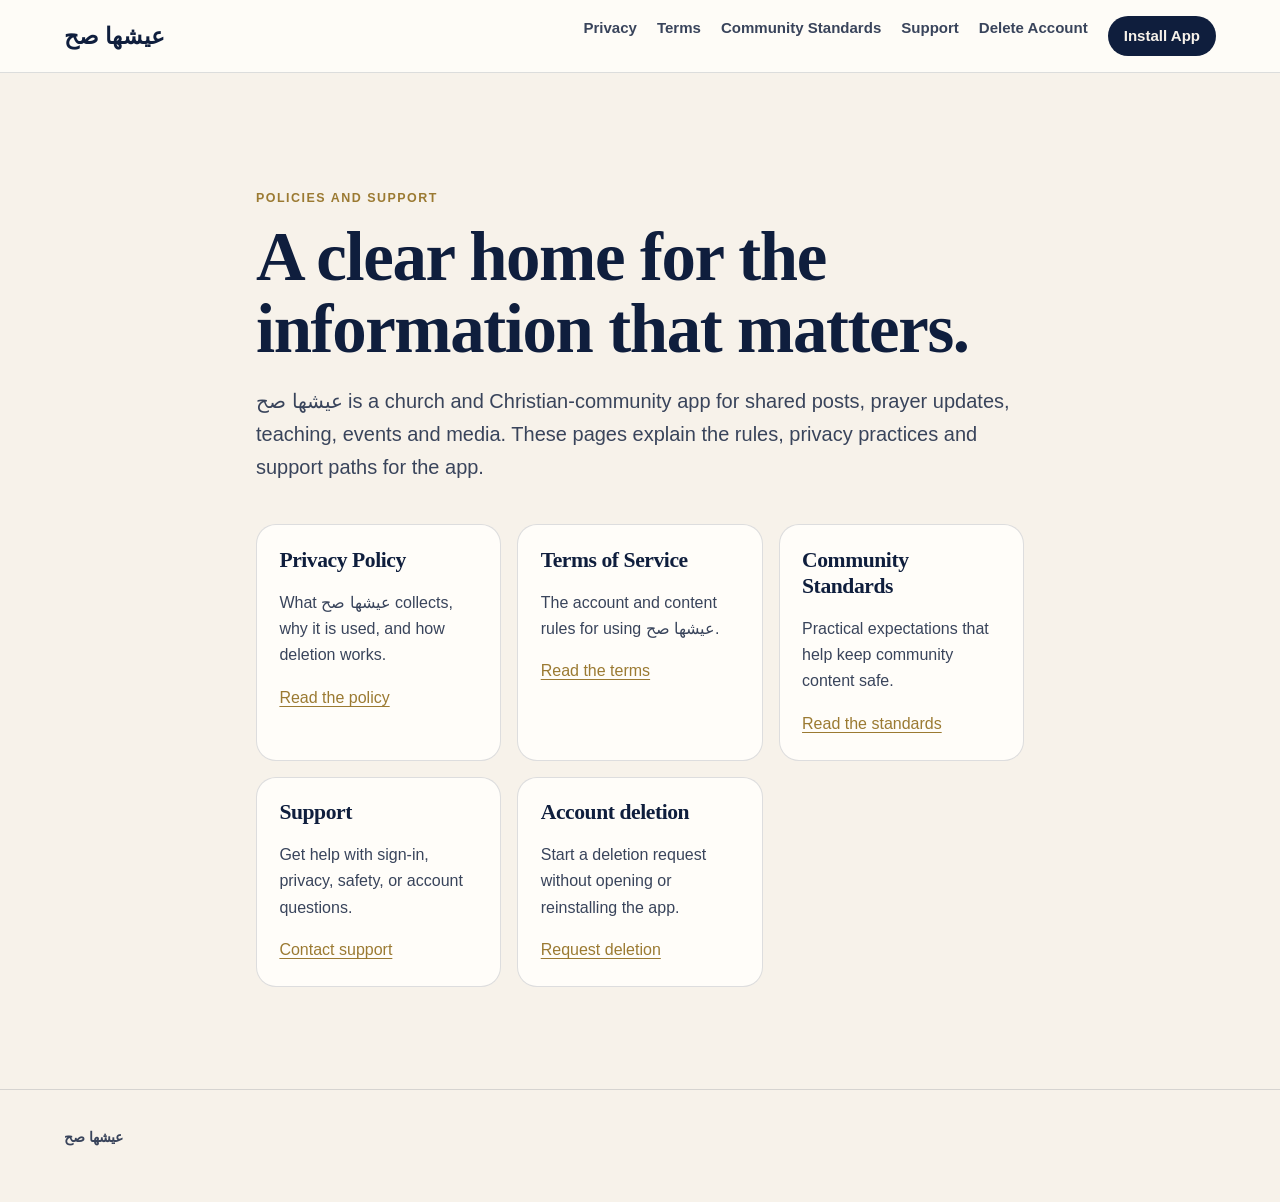
<file: public-site/index.html>
<!doctype html>
<html lang="en">
<head>
  <meta charset="utf-8">
  <meta name="viewport" content="width=device-width, initial-scale=1">
  <meta name="description" content="Download عيشها صح for iPhone or Android, and find privacy, terms, community standards, support and account deletion information.">
  <title>عيشها صح — Policies and Support</title>
  <link rel="canonical" href="https://anthonios-deeb.github.io/koinonia-pages/">
  <link rel="stylesheet" href="styles.css">
  <script src="install-app.js" defer></script>
  <link rel="icon" type="image/png" href="assets/aishha-sah-app-icon.png">
</head>
<body>
  <header class="site-header">
    <div class="shell header-row">
      <a class="brand" href="index.html">عيشها صح</a>
      <nav class="nav" aria-label="Policy navigation">
        <a href="privacy/">Privacy</a>
        <a href="terms/">Terms</a>
        <a href="community-standards/">Community Standards</a>
        <a href="support/">Support</a>
        <a href="delete-account/">Delete Account</a>
        <a
          class="nav-cta"
          href="install/"
          aria-label="Install عيشها صح App"
          data-install-app
          data-app-store-url="https://apps.apple.com/app/id6799269751"
          data-play-store-url="https://play.google.com/store/apps/details?id=com.koinonia.community"
        >Install App</a>
      </nav>
    </div>
  </header>
  <main>
    <section class="shell hero" aria-labelledby="page-title">
      <p class="eyebrow">Policies and support</p>
      <h1 id="page-title">A clear home for the information that matters.</h1>
      <p class="lede">عيشها صح is a church and Christian-community app for shared posts, prayer updates, teaching, events and media. These pages explain the rules, privacy practices and support paths for the app.</p>
      <div class="cards">
        <section class="card">
          <h2>Privacy Policy</h2>
          <p>What عيشها صح collects, why it is used, and how deletion works.</p>
          <a href="privacy/">Read the policy</a>
        </section>
        <section class="card">
          <h2>Terms of Service</h2>
          <p>The account and content rules for using عيشها صح.</p>
          <a href="terms/">Read the terms</a>
        </section>
        <section class="card">
          <h2>Community Standards</h2>
          <p>Practical expectations that help keep community content safe.</p>
          <a href="community-standards/">Read the standards</a>
        </section>
        <section class="card">
          <h2>Support</h2>
          <p>Get help with sign-in, privacy, safety, or account questions.</p>
          <a href="support/">Contact support</a>
        </section>
        <section class="card">
          <h2>Account deletion</h2>
          <p>Start a deletion request without opening or reinstalling the app.</p>
          <a href="delete-account/">Request deletion</a>
        </section>
      </div>
    </section>

  </main>
  <footer class="site-footer">
    <div class="shell">
      <p><strong><bdi lang="ar" dir="rtl">عيشها صح</bdi></strong></p>
    </div>
  </footer>
</body>
</html>
</file>
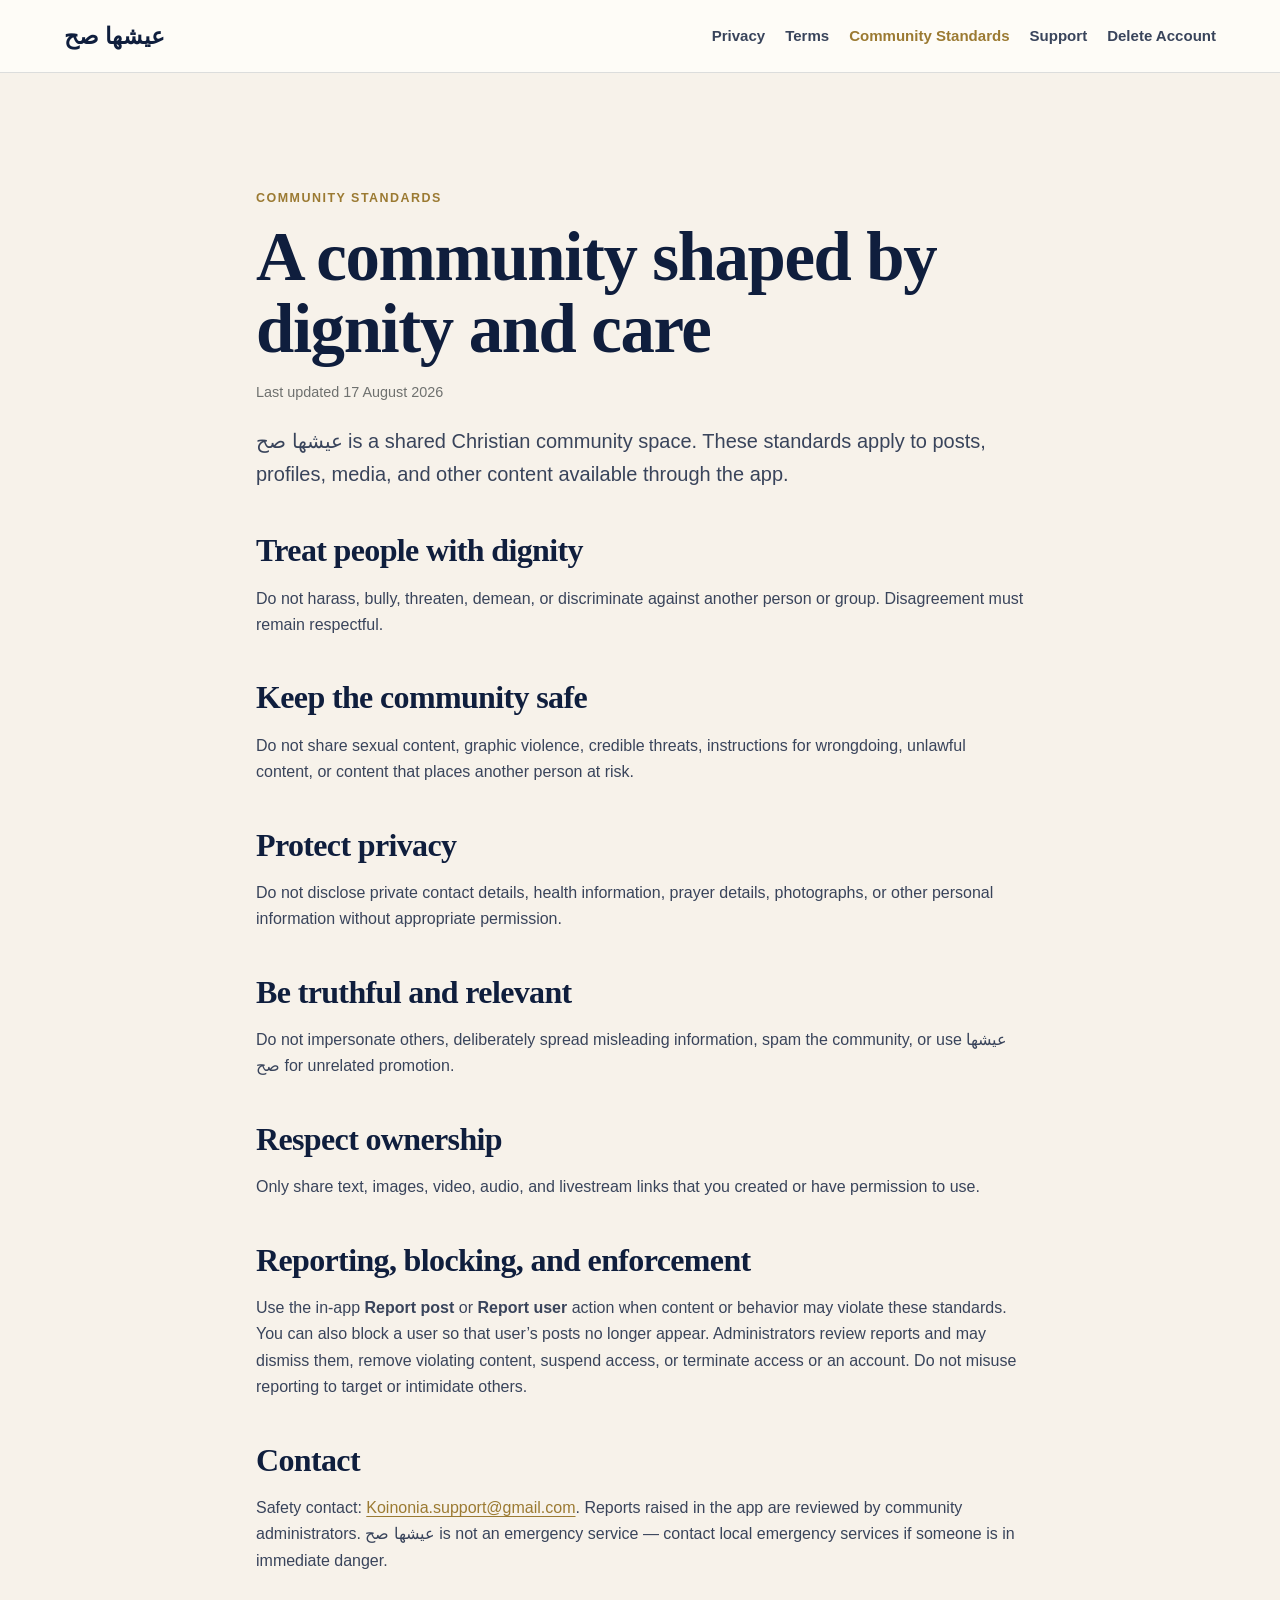
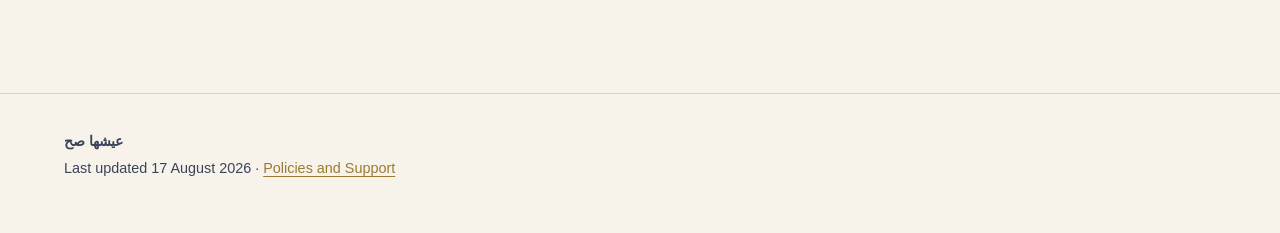
<file: public-site/community-standards/index.html>
<!doctype html>
<html lang="en">
<head><meta charset="utf-8"><meta name="viewport" content="width=device-width, initial-scale=1"><meta name="description" content="Community Standards for عيشها صح."><link rel="canonical" href="https://anthonios-deeb.github.io/koinonia-pages/community-standards/"><title>Community Standards — عيشها صح</title><link rel="stylesheet" href="../styles.css"><link rel="icon" type="image/png" href="../assets/aishha-sah-app-icon.png"></head>
<body>
  <header class="site-header"><div class="shell header-row"><a class="brand" href="../">عيشها صح</a><nav class="nav" aria-label="Policy navigation"><a href="../privacy/">Privacy</a><a href="../terms/">Terms</a><a aria-current="page" href="./">Community Standards</a><a href="../support/">Support</a><a href="../delete-account/">Delete Account</a></nav></div></header>
  <main><article class="shell prose"><p class="eyebrow">Community Standards</p><h1>A community shaped by dignity and care</h1><p class="metadata">Last updated 17 August 2026</p><p class="lede">عيشها صح is a shared Christian community space. These standards apply to posts, profiles, media, and other content available through the app.</p><h2>Treat people with dignity</h2><p>Do not harass, bully, threaten, demean, or discriminate against another person or group. Disagreement must remain respectful.</p><h2>Keep the community safe</h2><p>Do not share sexual content, graphic violence, credible threats, instructions for wrongdoing, unlawful content, or content that places another person at risk.</p><h2>Protect privacy</h2><p>Do not disclose private contact details, health information, prayer details, photographs, or other personal information without appropriate permission.</p><h2>Be truthful and relevant</h2><p>Do not impersonate others, deliberately spread misleading information, spam the community, or use عيشها صح for unrelated promotion.</p><h2>Respect ownership</h2><p>Only share text, images, video, audio, and livestream links that you created or have permission to use.</p><h2>Reporting, blocking, and enforcement</h2><p>Use the in-app <strong>Report post</strong> or <strong>Report user</strong> action when content or behavior may violate these standards. You can also block a user so that user’s posts no longer appear. Administrators review reports and may dismiss them, remove violating content, suspend access, or terminate access or an account. Do not misuse reporting to target or intimidate others.</p><h2>Contact</h2><p>Safety contact: <a href="mailto:Koinonia.support@gmail.com?subject=%D8%B9%D9%8A%D8%B4%D9%87%D8%A7%20%D8%B5%D8%AD%20safety%20concern">Koinonia.support@gmail.com</a>. Reports raised in the app are reviewed by community administrators. عيشها صح is not an emergency service — contact local emergency services if someone is in immediate danger.</p></article></main>
  <footer class="site-footer"><div class="shell"><p><strong><bdi lang="ar" dir="rtl">عيشها صح</bdi></strong></p><p>Last updated 17 August 2026 · <a href="../">Policies and Support</a></p></div></footer>
</body></html>
</file>
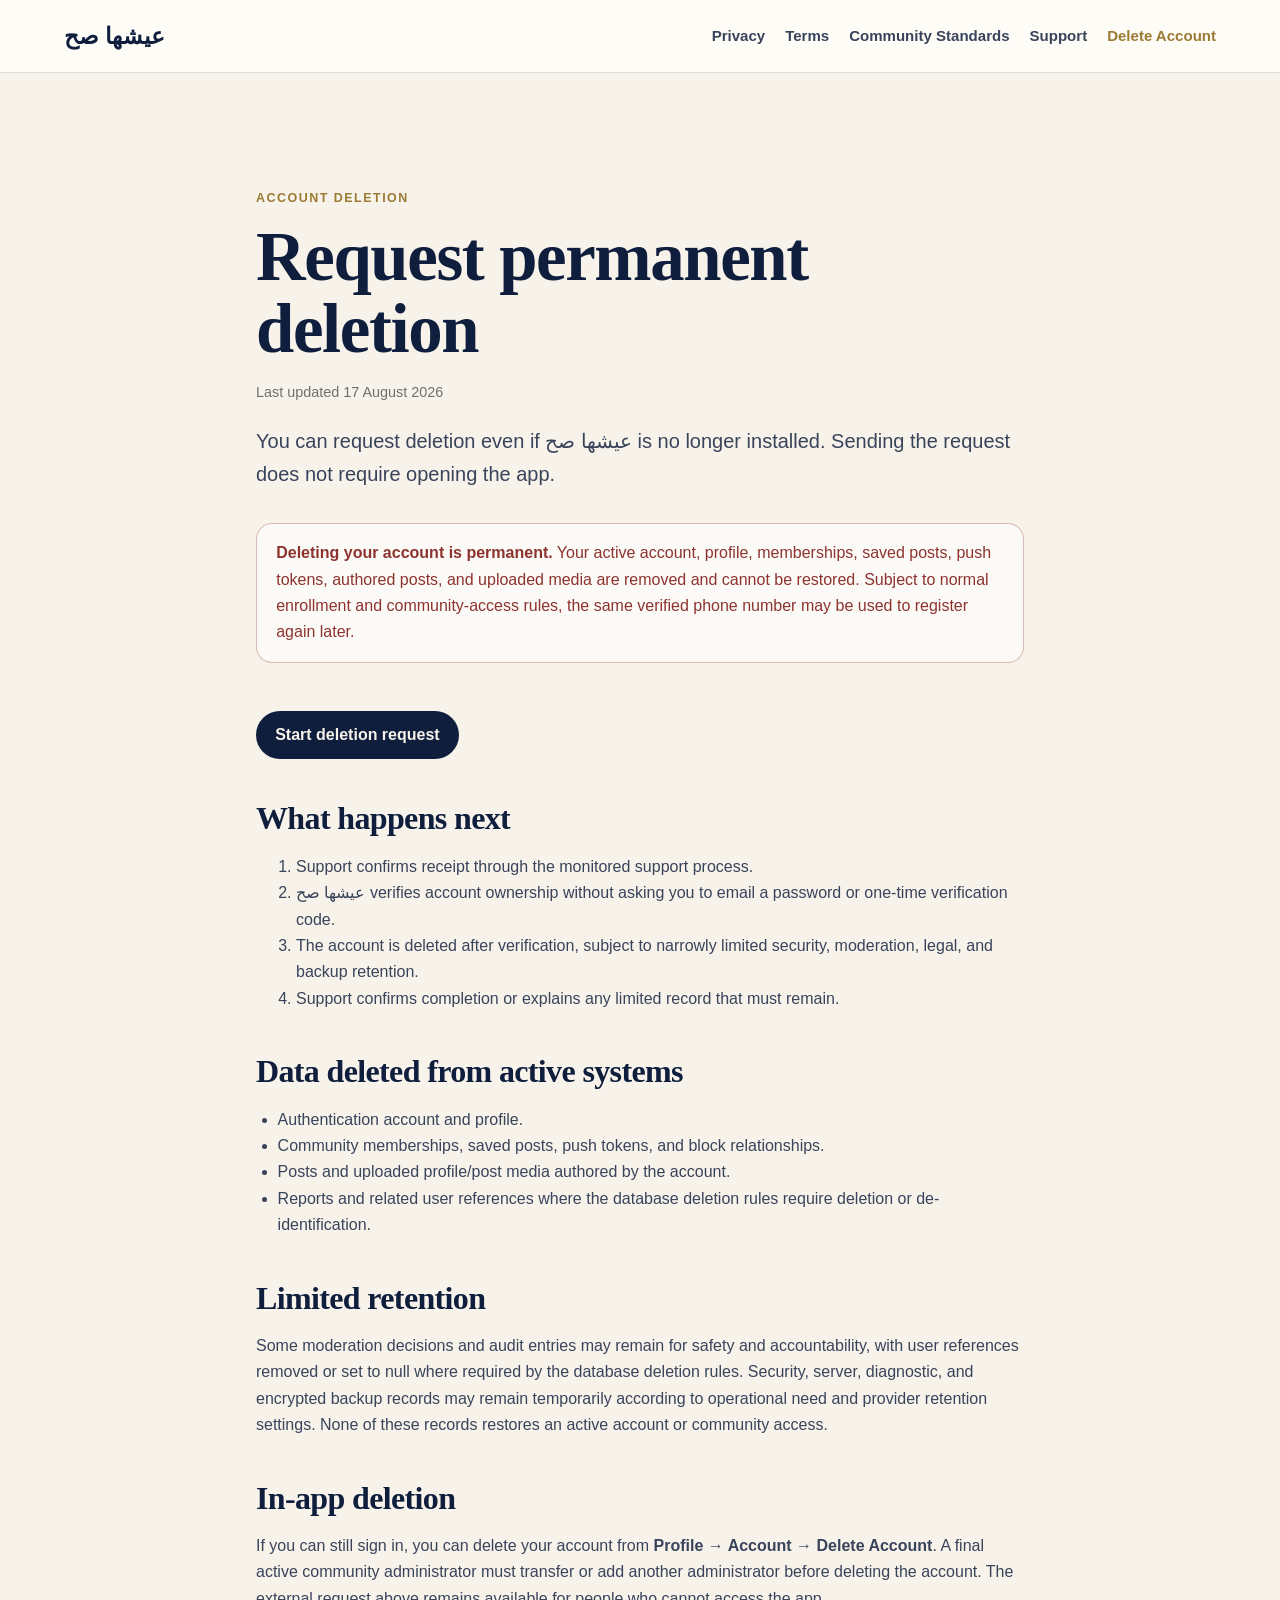
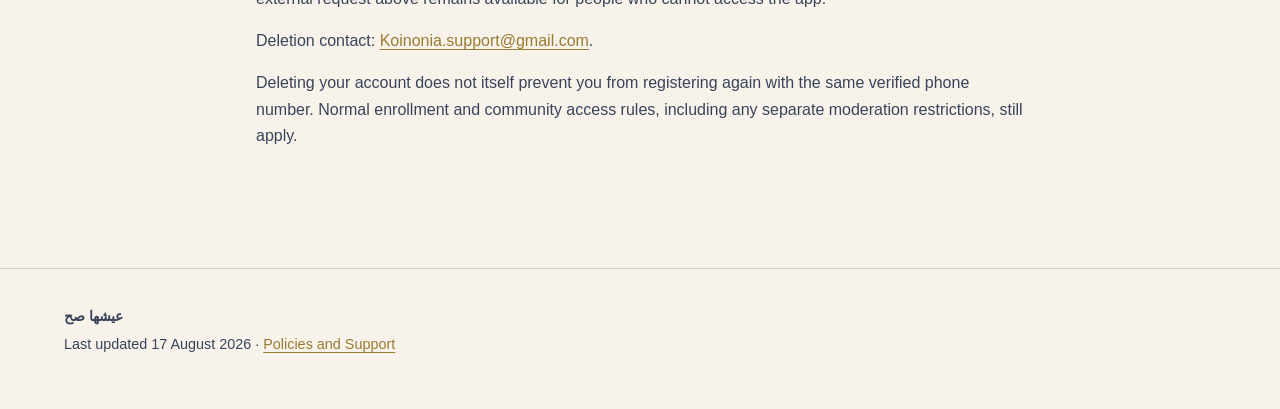
<file: public-site/delete-account/index.html>
<!doctype html>
<html lang="en">
<head><meta charset="utf-8"><meta name="viewport" content="width=device-width, initial-scale=1"><meta name="description" content="Request deletion of a عيشها صح account and associated data."><link rel="canonical" href="https://anthonios-deeb.github.io/koinonia-pages/delete-account/"><title>Delete Account — عيشها صح</title><link rel="stylesheet" href="../styles.css"><link rel="icon" type="image/png" href="../assets/aishha-sah-app-icon.png"></head>
<body>
  <header class="site-header"><div class="shell header-row"><a class="brand" href="../">عيشها صح</a><nav class="nav" aria-label="Policy navigation"><a href="../privacy/">Privacy</a><a href="../terms/">Terms</a><a href="../community-standards/">Community Standards</a><a href="../support/">Support</a><a aria-current="page" href="./">Delete Account</a></nav></div></header>
  <main><div class="shell prose"><p class="eyebrow">Account deletion</p><h1>Request permanent deletion</h1><p class="metadata">Last updated 17 August 2026</p><p class="lede">You can request deletion even if عيشها صح is no longer installed. Sending the request does not require opening the app.</p><div class="notice" role="note"><strong>Deleting your account is permanent.</strong> Your active account, profile, memberships, saved posts, push tokens, authored posts, and uploaded media are removed and cannot be restored. Subject to normal enrollment and community-access rules, the same verified phone number may be used to register again later.</div><a class="button" href="mailto:Koinonia.support@gmail.com?subject=%D8%B9%D9%8A%D8%B4%D9%87%D8%A7%20%D8%B5%D8%AD%20account%20deletion%20request&body=I%20request%20deletion%20of%20my%20%D8%B9%D9%8A%D8%B4%D9%87%D8%A7%20%D8%B5%D8%AD%20account.%0A%0APhone%20number%20on%20the%20account%20(including%20country%20code)%3A%0ACommunity%20name%20(if%20known)%3A%0A">Start deletion request</a><h2>What happens next</h2><ol><li>Support confirms receipt through the monitored support process.</li><li>عيشها صح verifies account ownership without asking you to email a password or one-time verification code.</li><li>The account is deleted after verification, subject to narrowly limited security, moderation, legal, and backup retention.</li><li>Support confirms completion or explains any limited record that must remain.</li></ol><h2>Data deleted from active systems</h2><ul><li>Authentication account and profile.</li><li>Community memberships, saved posts, push tokens, and block relationships.</li><li>Posts and uploaded profile/post media authored by the account.</li><li>Reports and related user references where the database deletion rules require deletion or de-identification.</li></ul><h2>Limited retention</h2><p>Some moderation decisions and audit entries may remain for safety and accountability, with user references removed or set to null where required by the database deletion rules. Security, server, diagnostic, and encrypted backup records may remain temporarily according to operational need and provider retention settings. None of these records restores an active account or community access.</p><h2>In-app deletion</h2><p>If you can still sign in, you can delete your account from <strong>Profile → Account → Delete Account</strong>. A final active community administrator must transfer or add another administrator before deleting the account. The external request above remains available for people who cannot access the app.</p><p>Deletion contact: <a href="mailto:Koinonia.support@gmail.com?subject=%D8%B9%D9%8A%D8%B4%D9%87%D8%A7%20%D8%B5%D8%AD%20account%20deletion%20request">Koinonia.support@gmail.com</a>.</p><p>Deleting your account does not itself prevent you from registering again with the same verified phone number. Normal enrollment and community access rules, including any separate moderation restrictions, still apply.</p></div></main>
  <footer class="site-footer"><div class="shell"><p><strong><bdi lang="ar" dir="rtl">عيشها صح</bdi></strong></p><p>Last updated 17 August 2026 · <a href="../">Policies and Support</a></p></div></footer>
</body></html>
</file>
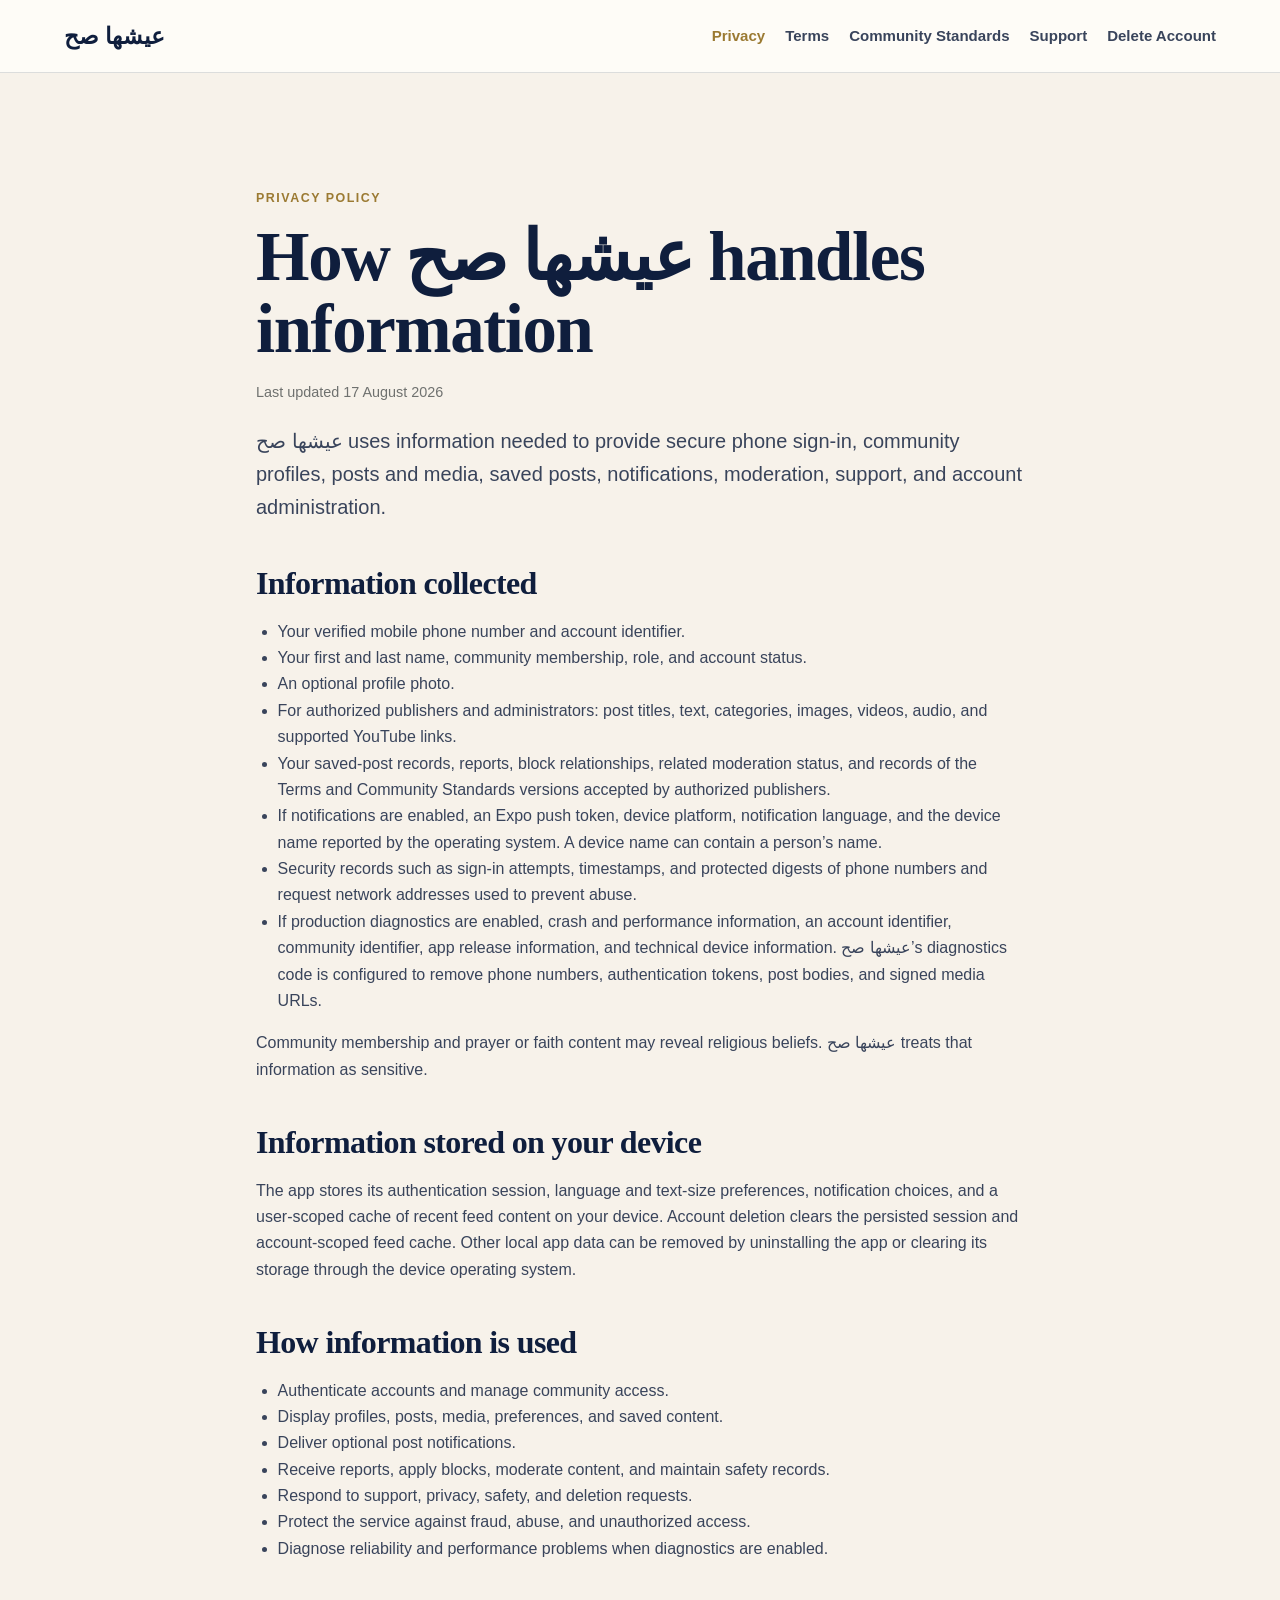
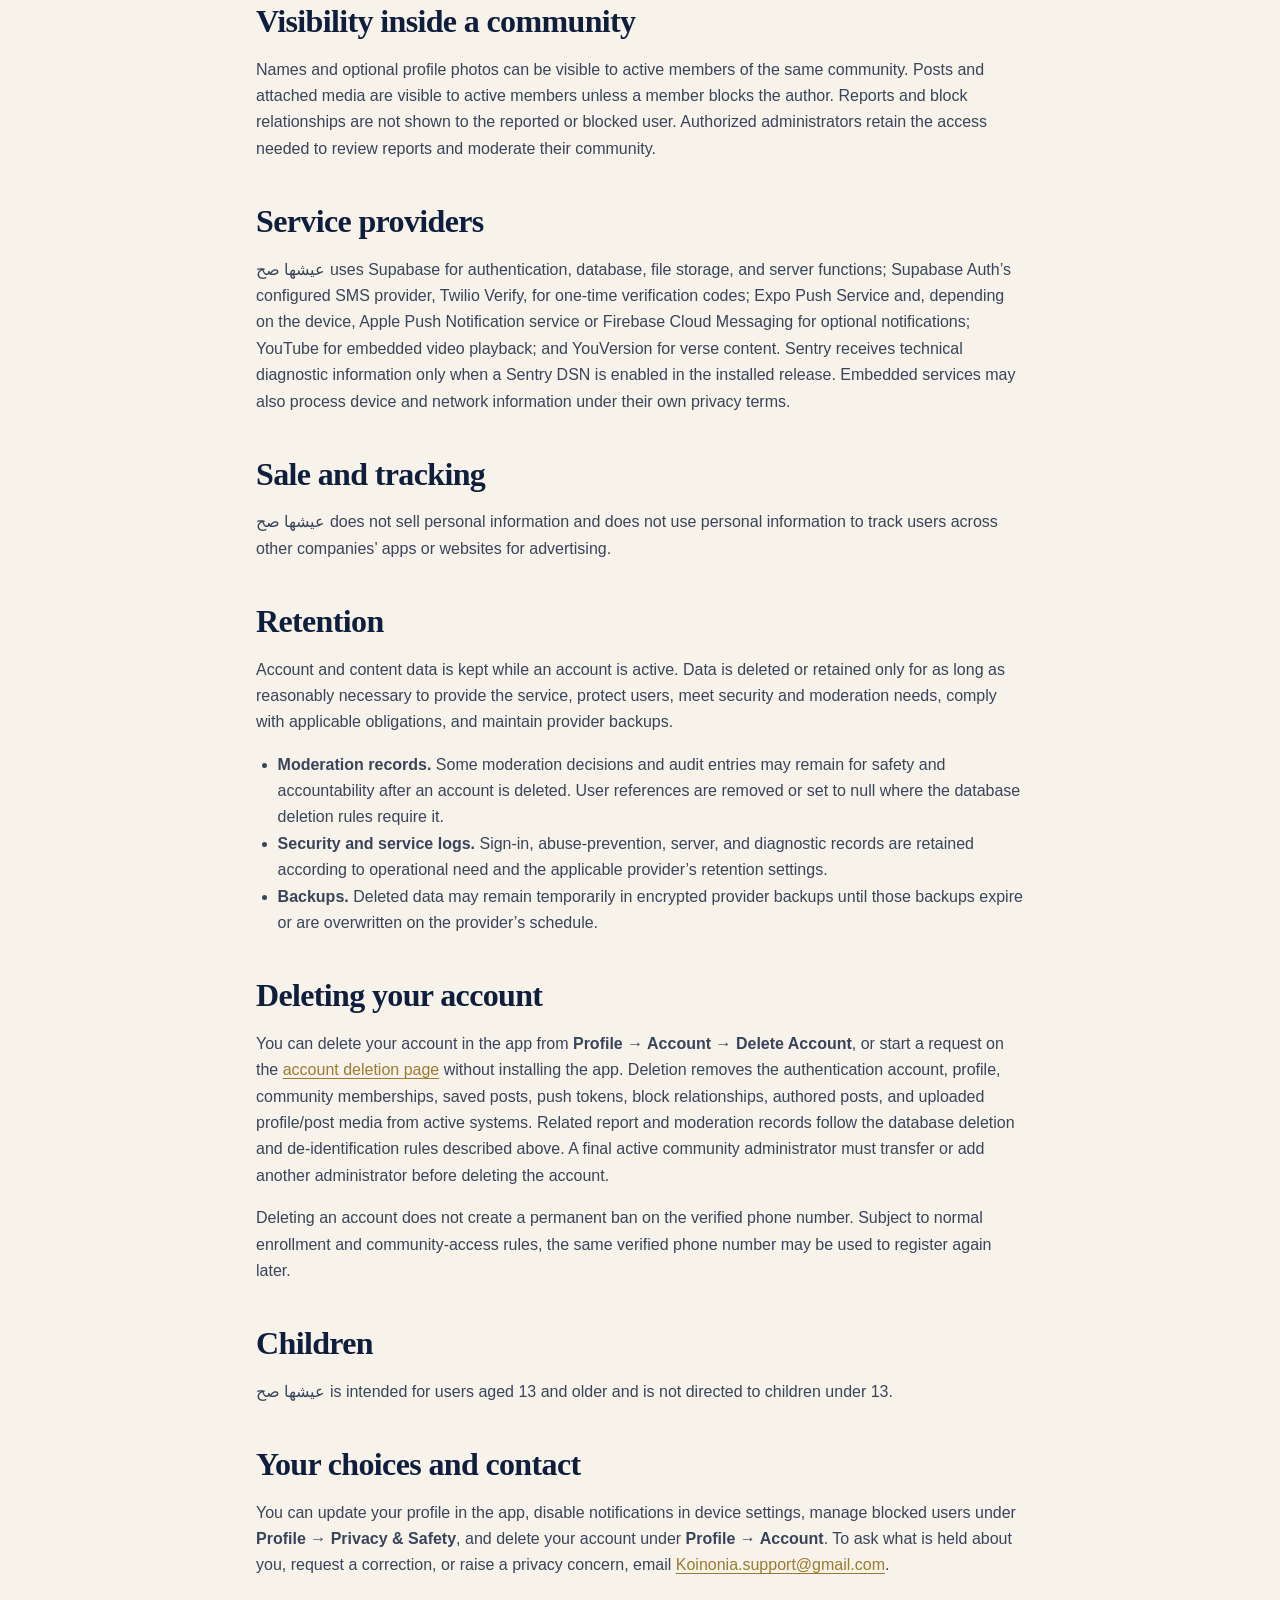
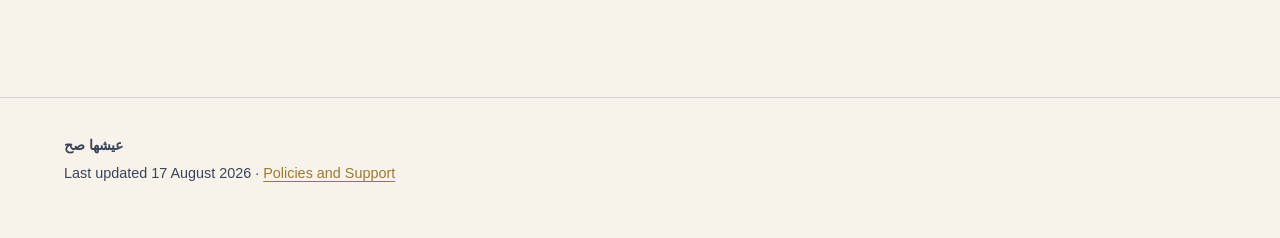
<file: public-site/privacy/index.html>
<!doctype html>
<html lang="en">
<head><meta charset="utf-8"><meta name="viewport" content="width=device-width, initial-scale=1"><meta name="description" content="Privacy Policy for the عيشها صح mobile application."><link rel="canonical" href="https://anthonios-deeb.github.io/koinonia-pages/privacy/"><title>Privacy Policy — عيشها صح</title><link rel="stylesheet" href="../styles.css"><link rel="icon" type="image/png" href="../assets/aishha-sah-app-icon.png"></head>
<body>
  <header class="site-header"><div class="shell header-row"><a class="brand" href="../">عيشها صح</a><nav class="nav" aria-label="Policy navigation"><a aria-current="page" href="./">Privacy</a><a href="../terms/">Terms</a><a href="../community-standards/">Community Standards</a><a href="../support/">Support</a><a href="../delete-account/">Delete Account</a></nav></div></header>
  <main><article class="shell prose"><p class="eyebrow">Privacy Policy</p><h1>How عيشها صح handles information</h1><p class="metadata">Last updated 17 August 2026</p><p class="lede">عيشها صح uses information needed to provide secure phone sign-in, community profiles, posts and media, saved posts, notifications, moderation, support, and account administration.</p><h2>Information collected</h2><ul><li>Your verified mobile phone number and account identifier.</li><li>Your first and last name, community membership, role, and account status.</li><li>An optional profile photo.</li><li>For authorized publishers and administrators: post titles, text, categories, images, videos, audio, and supported YouTube links.</li><li>Your saved-post records, reports, block relationships, related moderation status, and records of the Terms and Community Standards versions accepted by authorized publishers.</li><li>If notifications are enabled, an Expo push token, device platform, notification language, and the device name reported by the operating system. A device name can contain a person’s name.</li><li>Security records such as sign-in attempts, timestamps, and protected digests of phone numbers and request network addresses used to prevent abuse.</li><li>If production diagnostics are enabled, crash and performance information, an account identifier, community identifier, app release information, and technical device information. عيشها صح’s diagnostics code is configured to remove phone numbers, authentication tokens, post bodies, and signed media URLs.</li></ul><p>Community membership and prayer or faith content may reveal religious beliefs. عيشها صح treats that information as sensitive.</p><h2>Information stored on your device</h2><p>The app stores its authentication session, language and text-size preferences, notification choices, and a user-scoped cache of recent feed content on your device. Account deletion clears the persisted session and account-scoped feed cache. Other local app data can be removed by uninstalling the app or clearing its storage through the device operating system.</p><h2>How information is used</h2><ul><li>Authenticate accounts and manage community access.</li><li>Display profiles, posts, media, preferences, and saved content.</li><li>Deliver optional post notifications.</li><li>Receive reports, apply blocks, moderate content, and maintain safety records.</li><li>Respond to support, privacy, safety, and deletion requests.</li><li>Protect the service against fraud, abuse, and unauthorized access.</li><li>Diagnose reliability and performance problems when diagnostics are enabled.</li></ul><h2>Visibility inside a community</h2><p>Names and optional profile photos can be visible to active members of the same community. Posts and attached media are visible to active members unless a member blocks the author. Reports and block relationships are not shown to the reported or blocked user. Authorized administrators retain the access needed to review reports and moderate their community.</p><h2>Service providers</h2><p>عيشها صح uses Supabase for authentication, database, file storage, and server functions; Supabase Auth’s configured SMS provider, Twilio Verify, for one-time verification codes; Expo Push Service and, depending on the device, Apple Push Notification service or Firebase Cloud Messaging for optional notifications; YouTube for embedded video playback; and YouVersion for verse content. Sentry receives technical diagnostic information only when a Sentry DSN is enabled in the installed release. Embedded services may also process device and network information under their own privacy terms.</p><h2>Sale and tracking</h2><p>عيشها صح does not sell personal information and does not use personal information to track users across other companies’ apps or websites for advertising.</p><h2>Retention</h2><p>Account and content data is kept while an account is active. Data is deleted or retained only for as long as reasonably necessary to provide the service, protect users, meet security and moderation needs, comply with applicable obligations, and maintain provider backups.</p><ul><li><strong>Moderation records.</strong> Some moderation decisions and audit entries may remain for safety and accountability after an account is deleted. User references are removed or set to null where the database deletion rules require it.</li><li><strong>Security and service logs.</strong> Sign-in, abuse-prevention, server, and diagnostic records are retained according to operational need and the applicable provider’s retention settings.</li><li><strong>Backups.</strong> Deleted data may remain temporarily in encrypted provider backups until those backups expire or are overwritten on the provider’s schedule.</li></ul><h2>Deleting your account</h2><p>You can delete your account in the app from <strong>Profile → Account → Delete Account</strong>, or start a request on the <a href="../delete-account/">account deletion page</a> without installing the app. Deletion removes the authentication account, profile, community memberships, saved posts, push tokens, block relationships, authored posts, and uploaded profile/post media from active systems. Related report and moderation records follow the database deletion and de-identification rules described above. A final active community administrator must transfer or add another administrator before deleting the account.</p><p>Deleting an account does not create a permanent ban on the verified phone number. Subject to normal enrollment and community-access rules, the same verified phone number may be used to register again later.</p><h2>Children</h2><p>عيشها صح is intended for users aged 13 and older and is not directed to children under 13.</p><h2>Your choices and contact</h2><p>You can update your profile in the app, disable notifications in device settings, manage blocked users under <strong>Profile → Privacy &amp; Safety</strong>, and delete your account under <strong>Profile → Account</strong>. To ask what is held about you, request a correction, or raise a privacy concern, email <a href="mailto:Koinonia.support@gmail.com?subject=%D8%B9%D9%8A%D8%B4%D9%87%D8%A7%20%D8%B5%D8%AD%20privacy%20request">Koinonia.support@gmail.com</a>.</p></article></main>
  <footer class="site-footer"><div class="shell"><p><strong><bdi lang="ar" dir="rtl">عيشها صح</bdi></strong></p><p>Last updated 17 August 2026 · <a href="../">Policies and Support</a></p></div></footer>
</body></html>
</file>
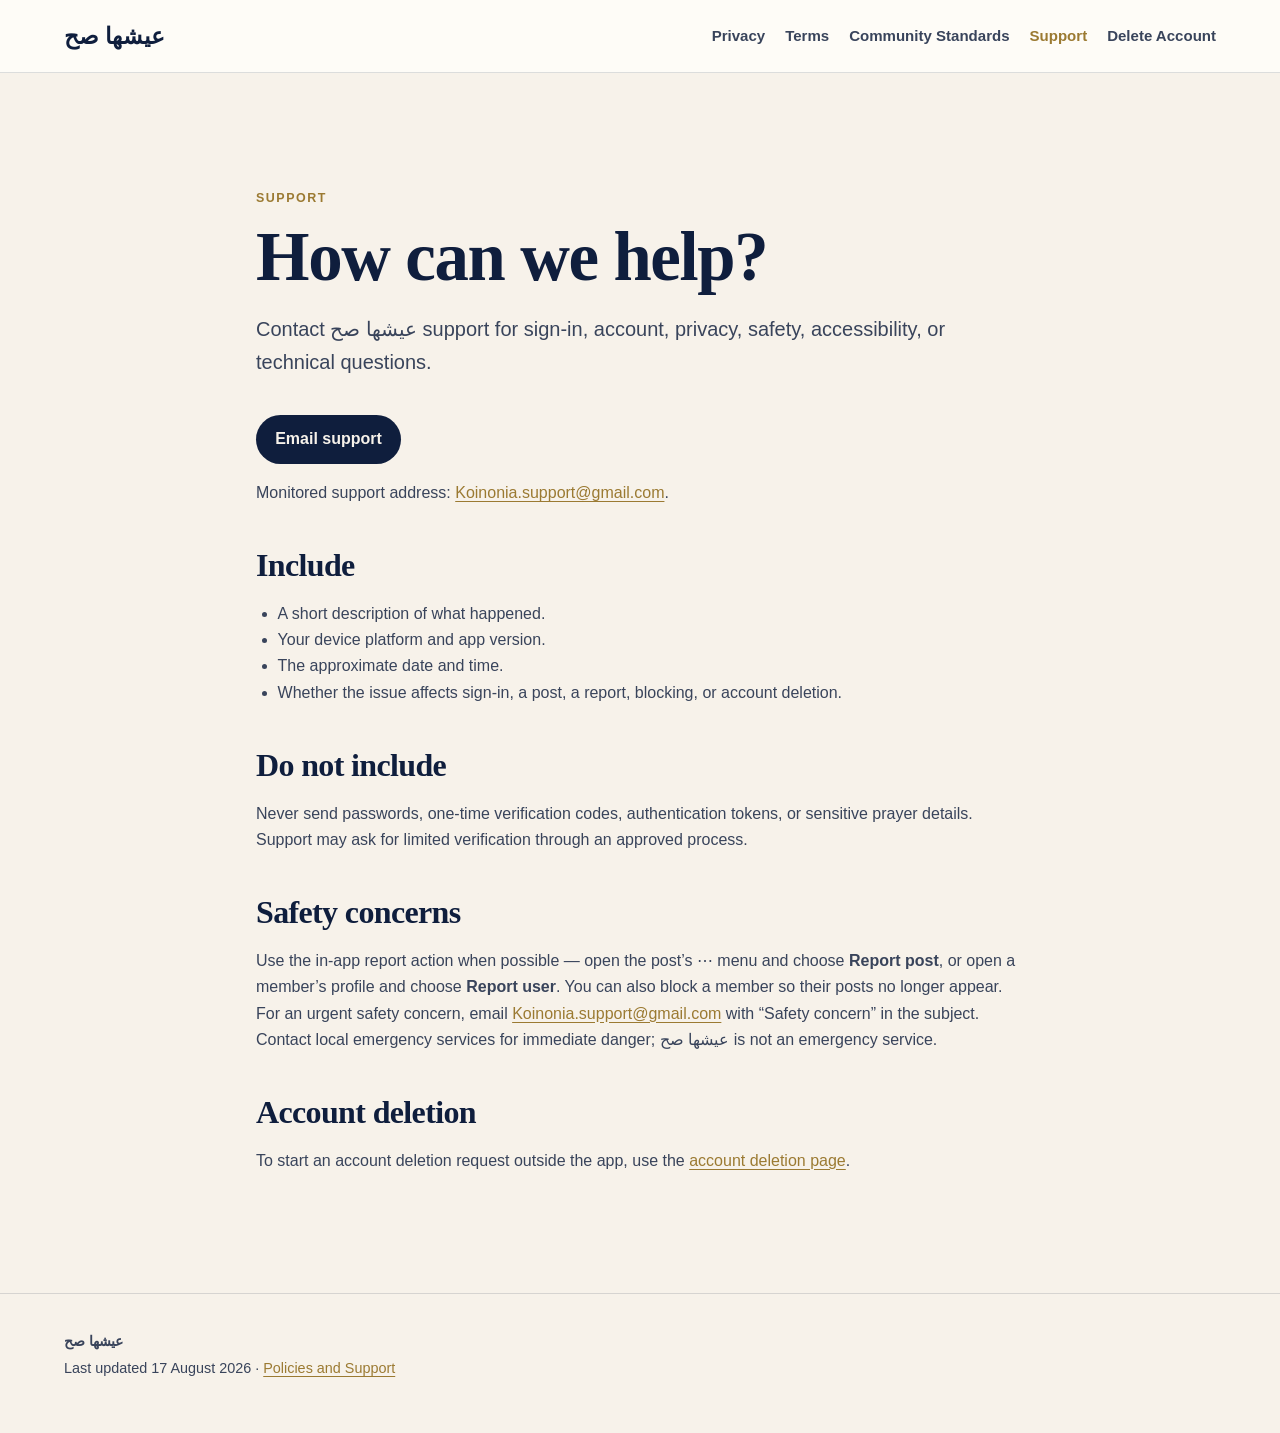
<file: public-site/support/index.html>
<!doctype html>
<html lang="en">
<head><meta charset="utf-8"><meta name="viewport" content="width=device-width, initial-scale=1"><meta name="description" content="Support for the عيشها صح mobile application."><link rel="canonical" href="https://anthonios-deeb.github.io/koinonia-pages/support/"><title>Support — عيشها صح</title><link rel="stylesheet" href="../styles.css"><link rel="icon" type="image/png" href="../assets/aishha-sah-app-icon.png"></head>
<body>
  <header class="site-header"><div class="shell header-row"><a class="brand" href="../">عيشها صح</a><nav class="nav" aria-label="Policy navigation"><a href="../privacy/">Privacy</a><a href="../terms/">Terms</a><a href="../community-standards/">Community Standards</a><a aria-current="page" href="./">Support</a><a href="../delete-account/">Delete Account</a></nav></div></header>
  <main><div class="shell prose"><p class="eyebrow">Support</p><h1>How can we help?</h1><p class="lede">Contact عيشها صح support for sign-in, account, privacy, safety, accessibility, or technical questions.</p><a class="button" href="mailto:Koinonia.support@gmail.com?subject=%D8%B9%D9%8A%D8%B4%D9%87%D8%A7%20%D8%B5%D8%AD%20support%20request&body=Please%20describe%20the%20issue%20without%20including%20passwords%20or%20one-time%20codes%3A%0A">Email support</a><p>Monitored support address: <a href="mailto:Koinonia.support@gmail.com">Koinonia.support@gmail.com</a>.</p><h2>Include</h2><ul><li>A short description of what happened.</li><li>Your device platform and app version.</li><li>The approximate date and time.</li><li>Whether the issue affects sign-in, a post, a report, blocking, or account deletion.</li></ul><h2>Do not include</h2><p>Never send passwords, one-time verification codes, authentication tokens, or sensitive prayer details. Support may ask for limited verification through an approved process.</p><h2>Safety concerns</h2><p>Use the in-app report action when possible — open the post’s ⋯ menu and choose <strong>Report post</strong>, or open a member’s profile and choose <strong>Report user</strong>. You can also block a member so their posts no longer appear. For an urgent safety concern, email <a href="mailto:Koinonia.support@gmail.com?subject=Safety%20concern">Koinonia.support@gmail.com</a> with “Safety concern” in the subject. Contact local emergency services for immediate danger; عيشها صح is not an emergency service.</p><h2>Account deletion</h2><p>To start an account deletion request outside the app, use the <a href="../delete-account/">account deletion page</a>.</p></div></main>
  <footer class="site-footer"><div class="shell"><p><strong><bdi lang="ar" dir="rtl">عيشها صح</bdi></strong></p><p>Last updated 17 August 2026 · <a href="../">Policies and Support</a></p></div></footer>
</body></html>
</file>
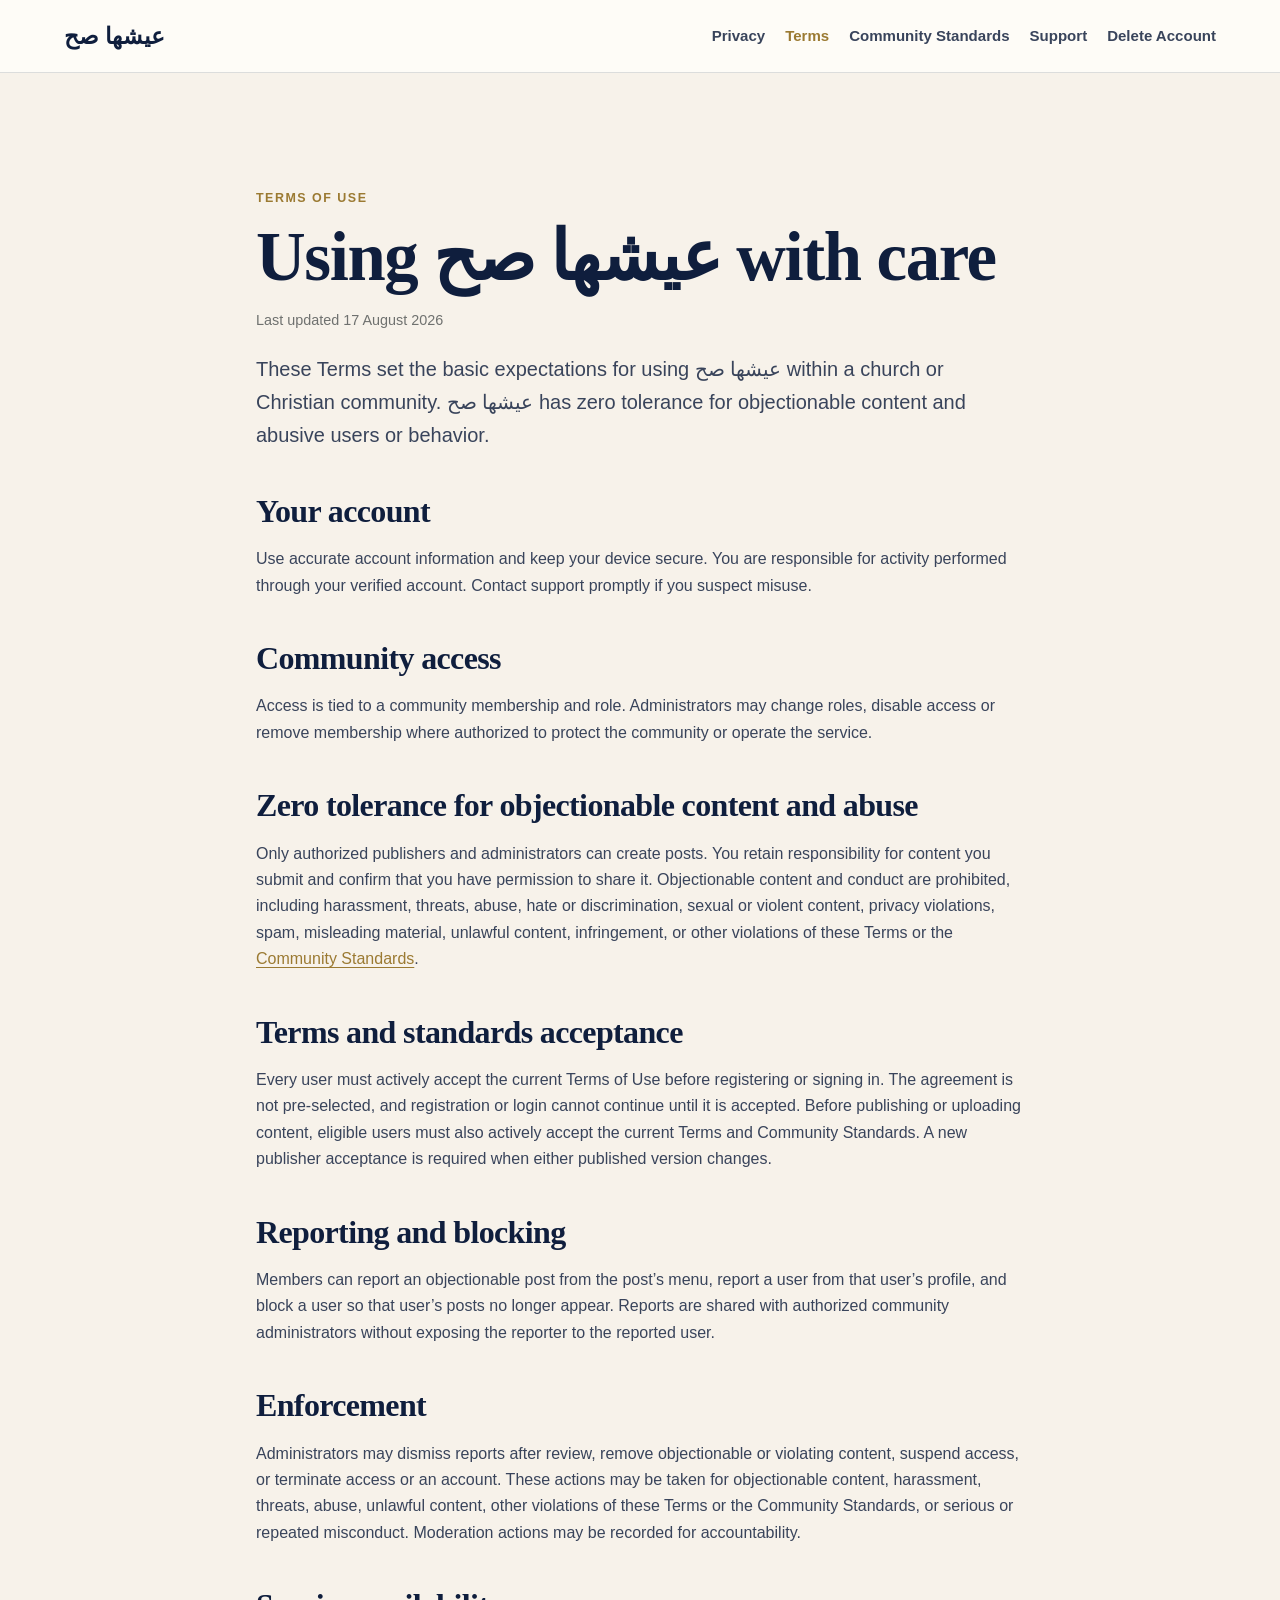
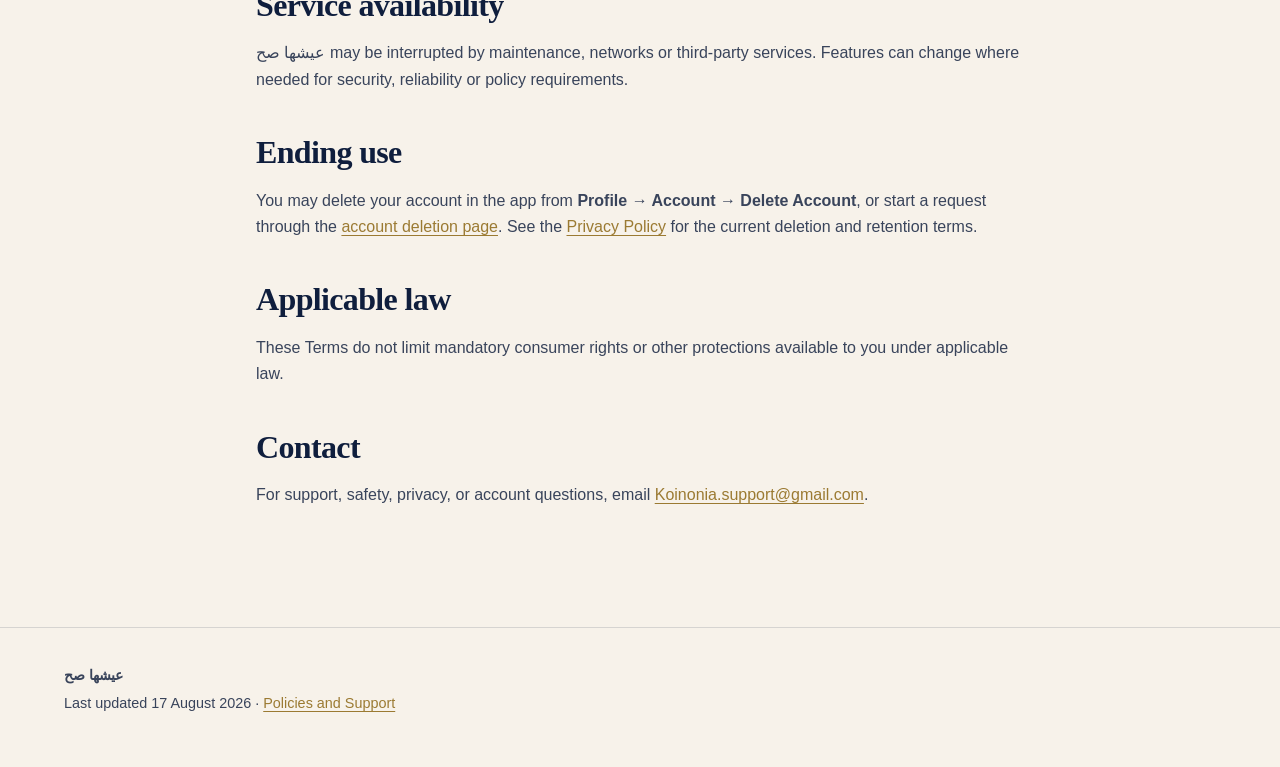
<file: public-site/terms/index.html>
<!doctype html>
<html lang="en">
<head><meta charset="utf-8"><meta name="viewport" content="width=device-width, initial-scale=1"><meta name="description" content="Terms of Use for the عيشها صح mobile application."><link rel="canonical" href="https://anthonios-deeb.github.io/koinonia-pages/terms/"><title>Terms of Use — عيشها صح</title><link rel="stylesheet" href="../styles.css"><link rel="icon" type="image/png" href="../assets/aishha-sah-app-icon.png"></head>
<body>
  <header class="site-header"><div class="shell header-row"><a class="brand" href="../">عيشها صح</a><nav class="nav" aria-label="Policy navigation"><a href="../privacy/">Privacy</a><a aria-current="page" href="./">Terms</a><a href="../community-standards/">Community Standards</a><a href="../support/">Support</a><a href="../delete-account/">Delete Account</a></nav></div></header>
  <main><article class="shell prose"><p class="eyebrow">Terms of Use</p><h1>Using عيشها صح with care</h1><p class="metadata">Last updated 17 August 2026</p><p class="lede">These Terms set the basic expectations for using عيشها صح within a church or Christian community. عيشها صح has zero tolerance for objectionable content and abusive users or behavior.</p><h2>Your account</h2><p>Use accurate account information and keep your device secure. You are responsible for activity performed through your verified account. Contact support promptly if you suspect misuse.</p><h2>Community access</h2><p>Access is tied to a community membership and role. Administrators may change roles, disable access or remove membership where authorized to protect the community or operate the service.</p><h2>Zero tolerance for objectionable content and abuse</h2><p>Only authorized publishers and administrators can create posts. You retain responsibility for content you submit and confirm that you have permission to share it. Objectionable content and conduct are prohibited, including harassment, threats, abuse, hate or discrimination, sexual or violent content, privacy violations, spam, misleading material, unlawful content, infringement, or other violations of these Terms or the <a href="../community-standards/">Community Standards</a>.</p><h2>Terms and standards acceptance</h2><p>Every user must actively accept the current Terms of Use before registering or signing in. The agreement is not pre-selected, and registration or login cannot continue until it is accepted. Before publishing or uploading content, eligible users must also actively accept the current Terms and Community Standards. A new publisher acceptance is required when either published version changes.</p><h2>Reporting and blocking</h2><p>Members can report an objectionable post from the post’s menu, report a user from that user’s profile, and block a user so that user’s posts no longer appear. Reports are shared with authorized community administrators without exposing the reporter to the reported user.</p><h2>Enforcement</h2><p>Administrators may dismiss reports after review, remove objectionable or violating content, suspend access, or terminate access or an account. These actions may be taken for objectionable content, harassment, threats, abuse, unlawful content, other violations of these Terms or the Community Standards, or serious or repeated misconduct. Moderation actions may be recorded for accountability.</p><h2>Service availability</h2><p>عيشها صح may be interrupted by maintenance, networks or third-party services. Features can change where needed for security, reliability or policy requirements.</p><h2>Ending use</h2><p>You may delete your account in the app from <strong>Profile → Account → Delete Account</strong>, or start a request through the <a href="../delete-account/">account deletion page</a>. See the <a href="../privacy/">Privacy Policy</a> for the current deletion and retention terms.</p><h2>Applicable law</h2><p>These Terms do not limit mandatory consumer rights or other protections available to you under applicable law.</p><h2>Contact</h2><p>For support, safety, privacy, or account questions, email <a href="mailto:Koinonia.support@gmail.com?subject=%D8%B9%D9%8A%D8%B4%D9%87%D8%A7%20%D8%B5%D8%AD%20support">Koinonia.support@gmail.com</a>.</p></article></main>
  <footer class="site-footer"><div class="shell"><p><strong><bdi lang="ar" dir="rtl">عيشها صح</bdi></strong></p><p>Last updated 17 August 2026 · <a href="../">Policies and Support</a></p></div></footer>
</body></html>
</file>
<file: public-site/styles.css>
:root {
  color-scheme: light;
  --cream: #f7f2ea;
  --surface: #fffdf9;
  --navy: #0f1e3d;
  --ink-soft: #39445b;
  --muted: #6f716f;
  --gold: #9b7a32;
  --border: rgba(15, 30, 61, 0.14);
  --danger: #8d332f;
  font-family: Inter, ui-sans-serif, -apple-system, BlinkMacSystemFont, "Segoe UI", sans-serif;
}

* { box-sizing: border-box; }
html { scroll-behavior: smooth; }
body { margin: 0; background: var(--cream); color: var(--navy); line-height: 1.65; }
a { color: var(--gold); text-underline-offset: 0.18em; }
a:focus-visible, button:focus-visible { outline: 3px solid var(--gold); outline-offset: 3px; }
.shell { width: min(100% - 2rem, 72rem); margin-inline: auto; }
.site-header { border-bottom: 1px solid var(--border); background: rgba(255, 253, 249, 0.9); }
.header-row { min-height: 4.5rem; display: flex; align-items: center; justify-content: space-between; gap: 1.5rem; }
.brand { color: var(--navy); text-decoration: none; font-family: Georgia, serif; font-size: 1.45rem; font-weight: 700; }
.nav { display: flex; flex-wrap: wrap; gap: 0.9rem 1.25rem; }
.nav a { color: var(--ink-soft); font-size: 0.94rem; font-weight: 650; text-decoration: none; }
.nav a[aria-current="page"] { color: var(--gold); }
.nav .nav-cta { min-height: 2.5rem; display: inline-flex; align-items: center; padding: 0.35rem 1rem; border-radius: 999px; background: var(--navy); color: var(--cream); white-space: nowrap; }
main { padding: clamp(3rem, 8vw, 6.5rem) 0; }
.hero { max-width: 48rem; }
.eyebrow { color: var(--gold); font-size: 0.78rem; font-weight: 800; letter-spacing: 0.12em; text-transform: uppercase; }
h1, h2 { font-family: Georgia, "Times New Roman", serif; letter-spacing: -0.02em; }
h1 { margin: 0.35rem 0 1rem; font-size: clamp(2.35rem, 6vw, 4.3rem); line-height: 1.05; }
h2 { margin: 2.5rem 0 0.7rem; font-size: clamp(1.4rem, 3vw, 2rem); line-height: 1.2; }
p, li { color: var(--ink-soft); }
.lede { font-size: clamp(1.05rem, 2vw, 1.25rem); }
.notice { margin: 2rem 0; padding: 1rem 1.2rem; border: 1px solid rgba(141, 51, 47, 0.32); border-radius: 1rem; background: rgba(255, 255, 255, 0.58); color: var(--danger); }
.cards { display: grid; grid-template-columns: repeat(auto-fit, minmax(15rem, 1fr)); gap: 1rem; margin-top: 2.5rem; }
.card { padding: 1.4rem; border: 1px solid var(--border); border-radius: 1.25rem; background: var(--surface); }
.card h2 { margin-top: 0; font-size: 1.35rem; }
.download-section { margin-top: clamp(3rem, 7vw, 5.5rem); scroll-margin-top: 2rem; }
.download-card { display: grid; grid-template-columns: auto minmax(0, 1fr); align-items: center; gap: clamp(1.5rem, 4vw, 3.5rem); padding: clamp(1.5rem, 5vw, 3.5rem); border: 1px solid var(--border); border-radius: clamp(1.5rem, 3vw, 2rem); background: var(--surface); }
.app-icon { width: clamp(7rem, 17vw, 10rem); height: auto; border-radius: 22%; box-shadow: 0 1rem 2.5rem rgba(15, 30, 61, 0.12); }
.download-content h1, .download-content h2 { margin: 0.3rem 0 0.55rem; font-size: clamp(2rem, 4vw, 3.15rem); }
.download-copy { max-width: 34rem; margin: 0; font-size: clamp(1.05rem, 2vw, 1.2rem); }
.store-links { display: flex; flex-wrap: wrap; align-items: center; gap: 0.75rem 1rem; margin-top: 1.5rem; }
.store-link { display: inline-flex; align-items: center; justify-content: center; border-radius: 0.65rem; }
.store-badge { display: block; width: auto; }
.app-store-badge { height: 3.25rem; }
.google-play-badge { height: 4.2rem; margin: -0.475rem -0.6rem; }
.install-page { min-height: 100vh; display: flex; flex-direction: column; }
.install-page main { flex: 1; display: flex; align-items: center; }
.install-page .download-section { margin-top: 0; }
.button { display: inline-flex; min-height: 3rem; align-items: center; justify-content: center; margin-top: 1rem; padding: 0.7rem 1.2rem; border-radius: 999px; background: var(--navy); color: var(--cream); font-weight: 750; text-decoration: none; }
.button.secondary { border: 1px solid var(--border); background: var(--surface); color: var(--navy); }
.metadata { margin-top: 0.5rem; color: var(--muted); font-size: 0.9rem; }
.prose { max-width: 48rem; }
.prose ul { padding-left: 1.35rem; }
.site-footer { padding: 2rem 0 3rem; border-top: 1px solid var(--border); }
.site-footer p { margin: 0.25rem 0; font-size: 0.9rem; }
code { padding: 0.12rem 0.35rem; border-radius: 0.35rem; background: rgba(15, 30, 61, 0.07); color: var(--navy); }

@media (max-width: 48rem) {
  .header-row { align-items: flex-start; flex-direction: column; padding: 1rem 0; }
  .nav { align-items: center; gap: 0.65rem 1rem; }
}

@media (max-width: 38rem) {
  .download-card { grid-template-columns: 1fr; text-align: center; }
  .app-icon { margin-inline: auto; }
  .download-copy { margin-inline: auto; }
  .store-links { justify-content: center; }
}

@media (prefers-reduced-motion: reduce) {
  *, *::before, *::after { scroll-behavior: auto !important; }
}
</file>
